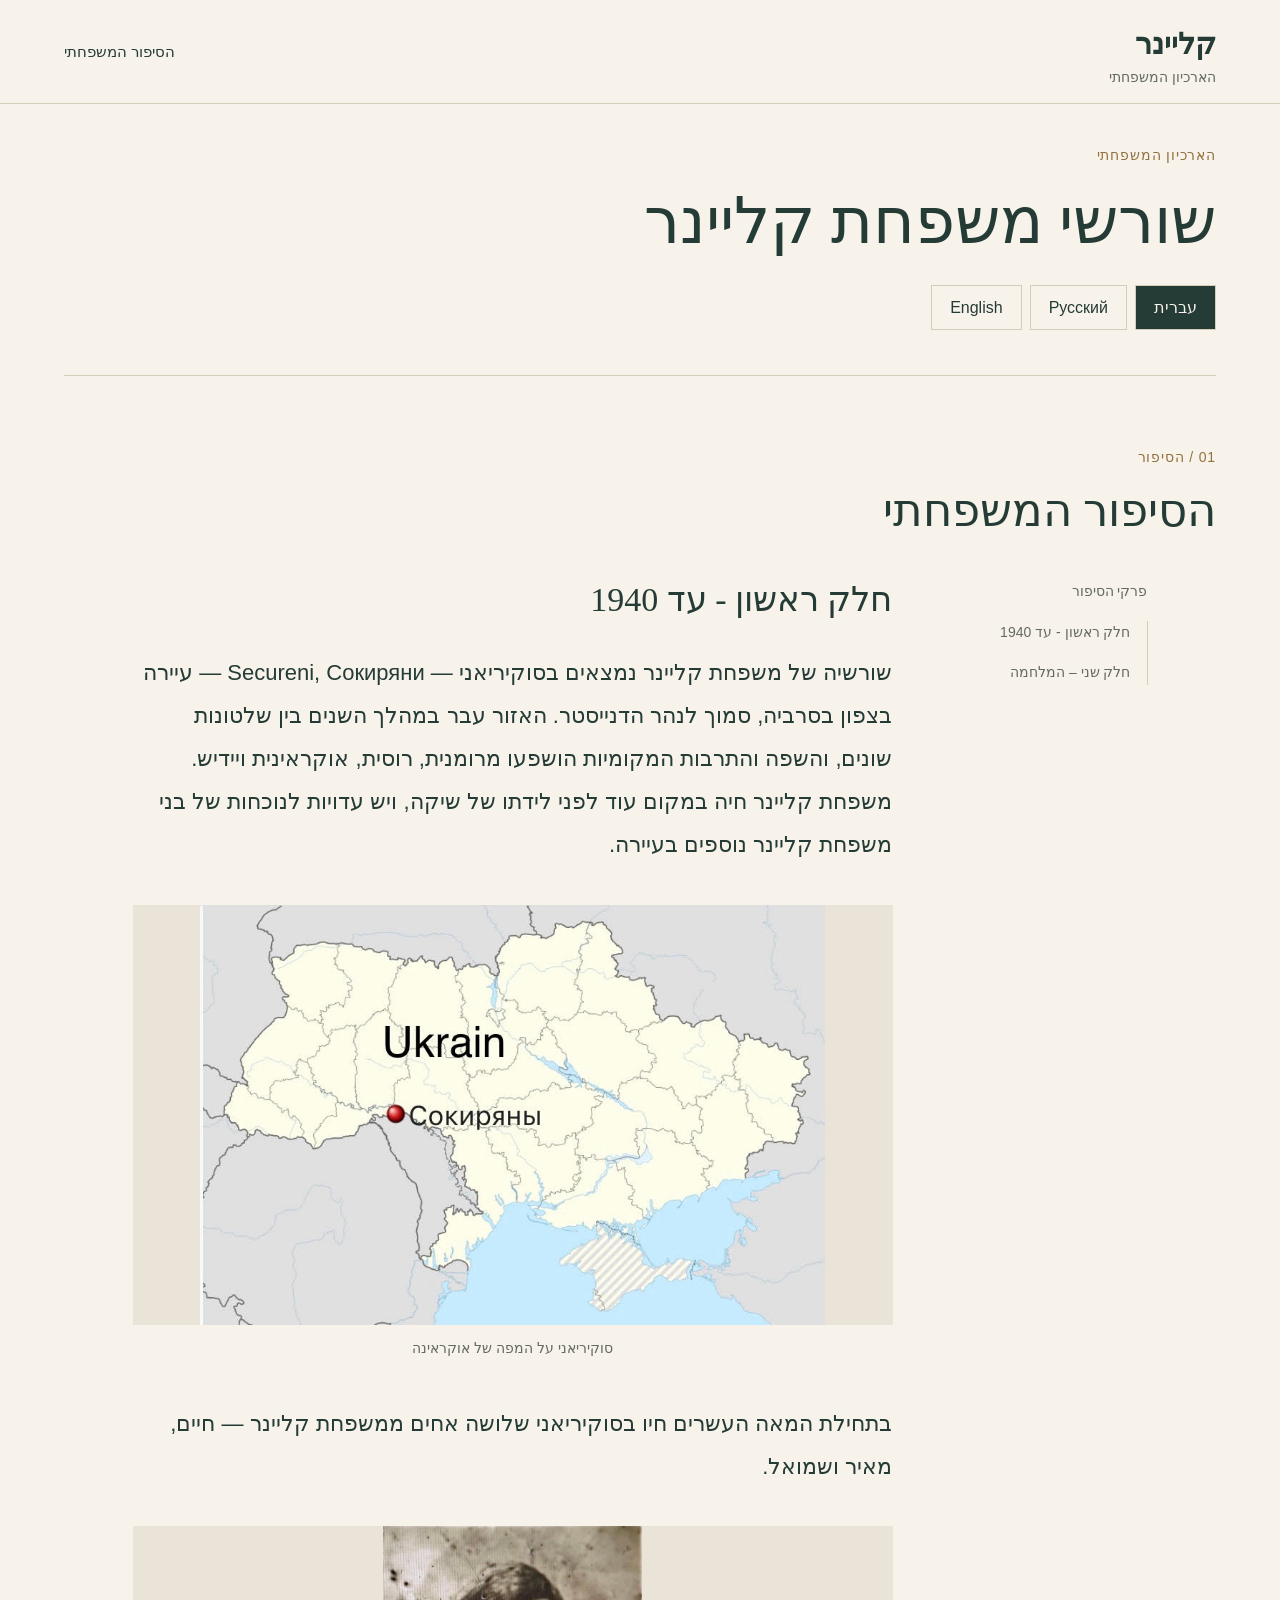
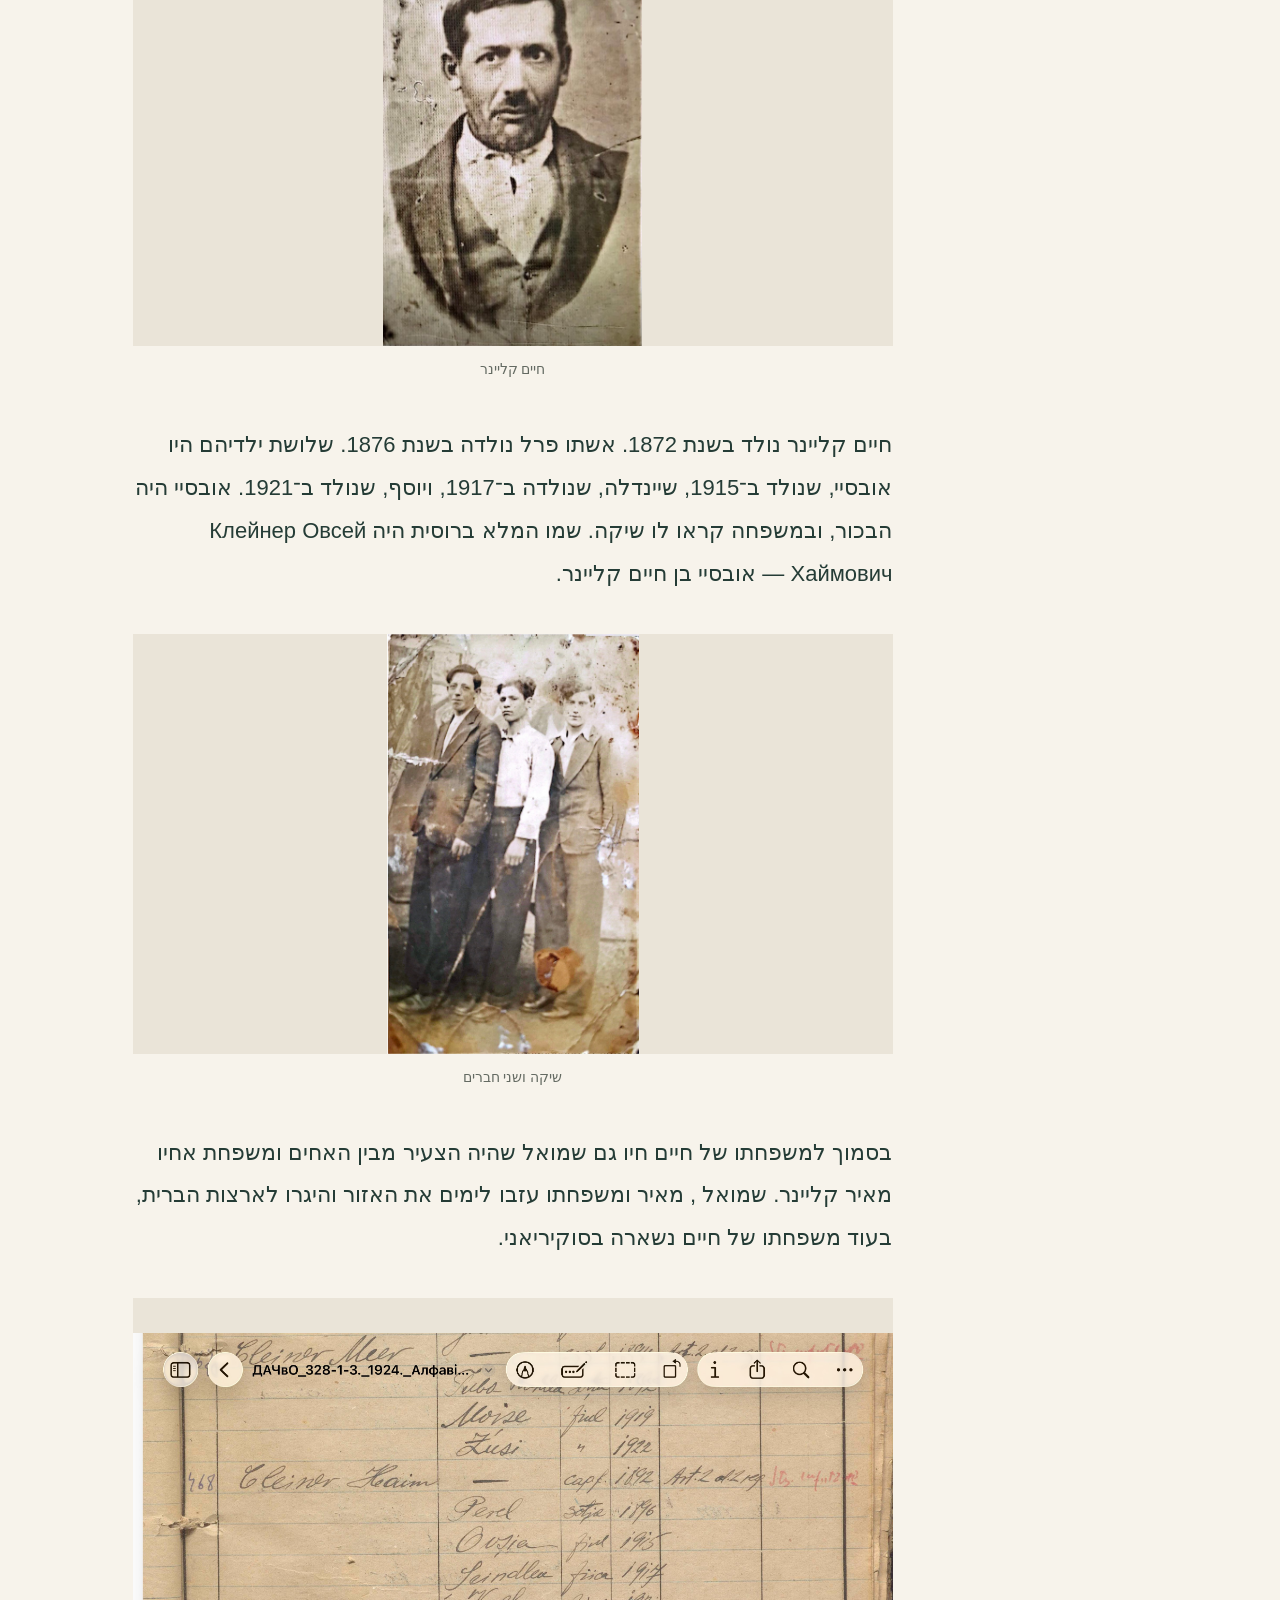
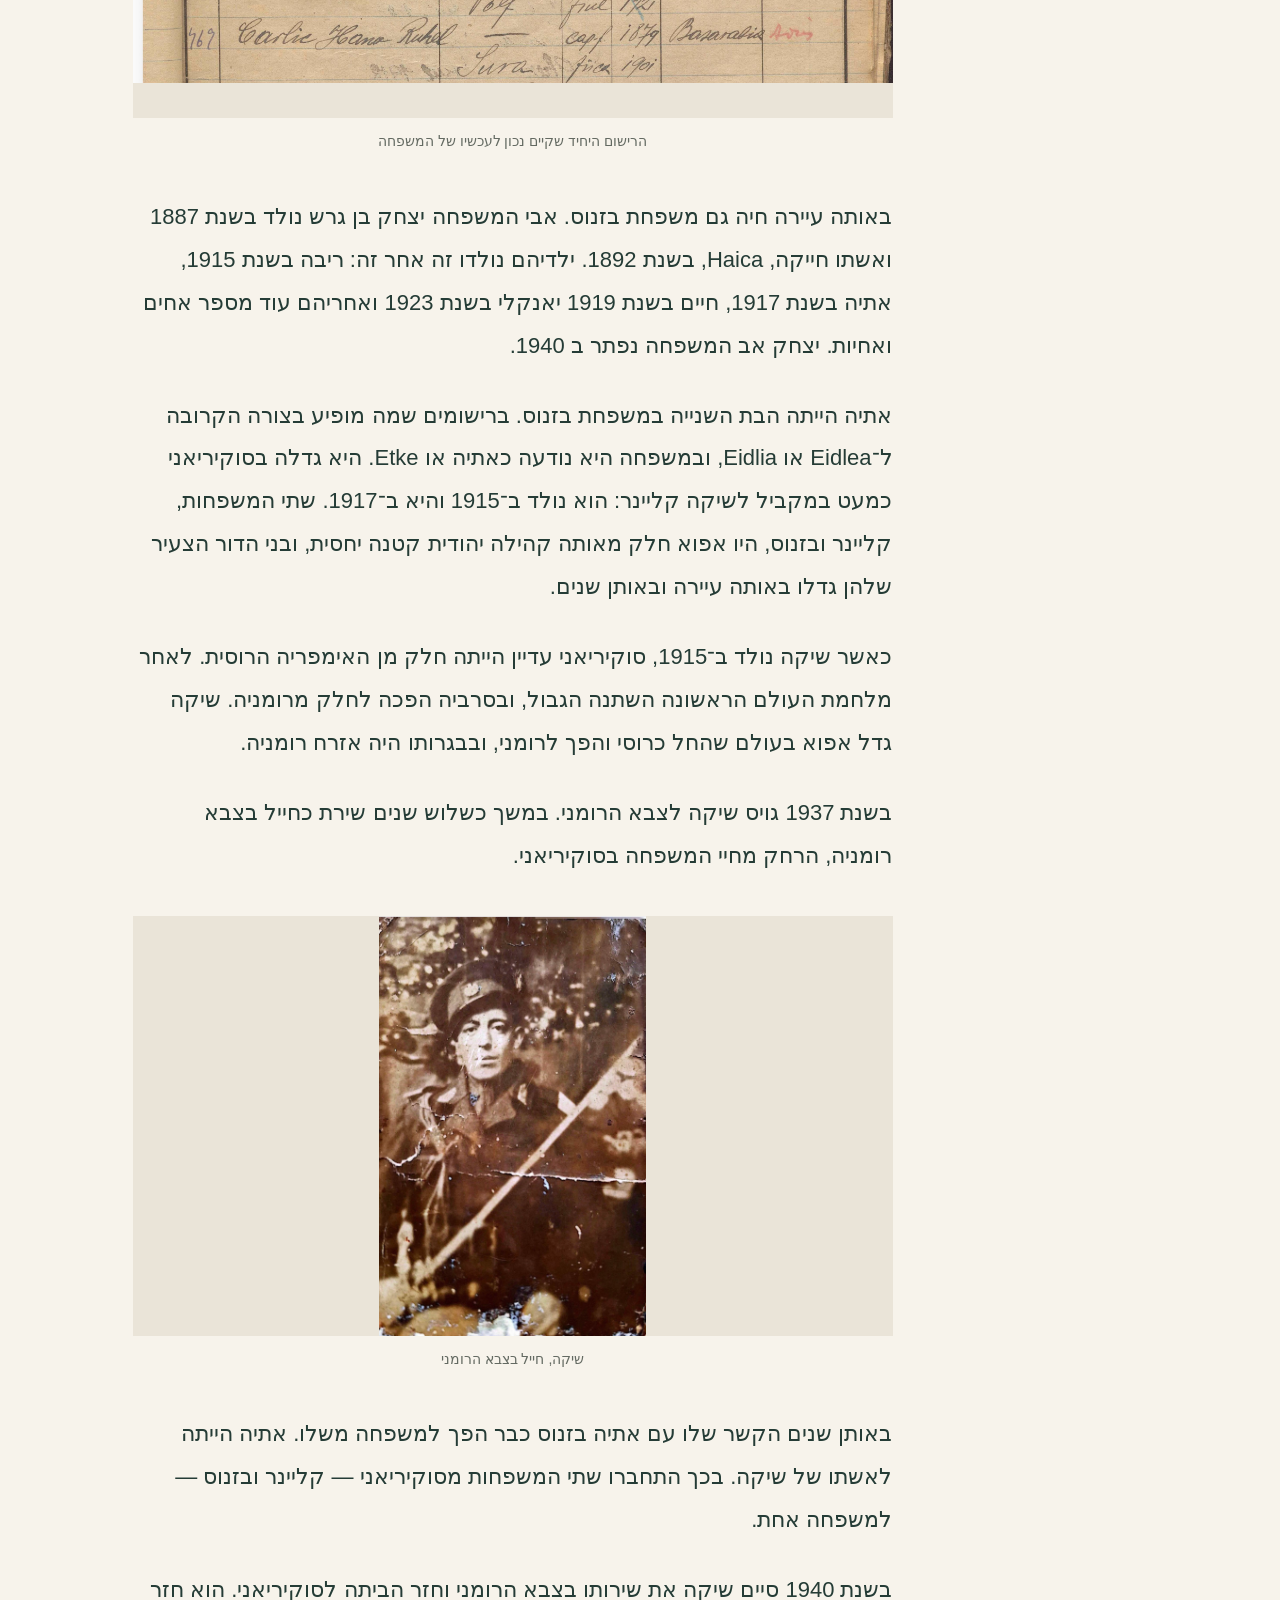
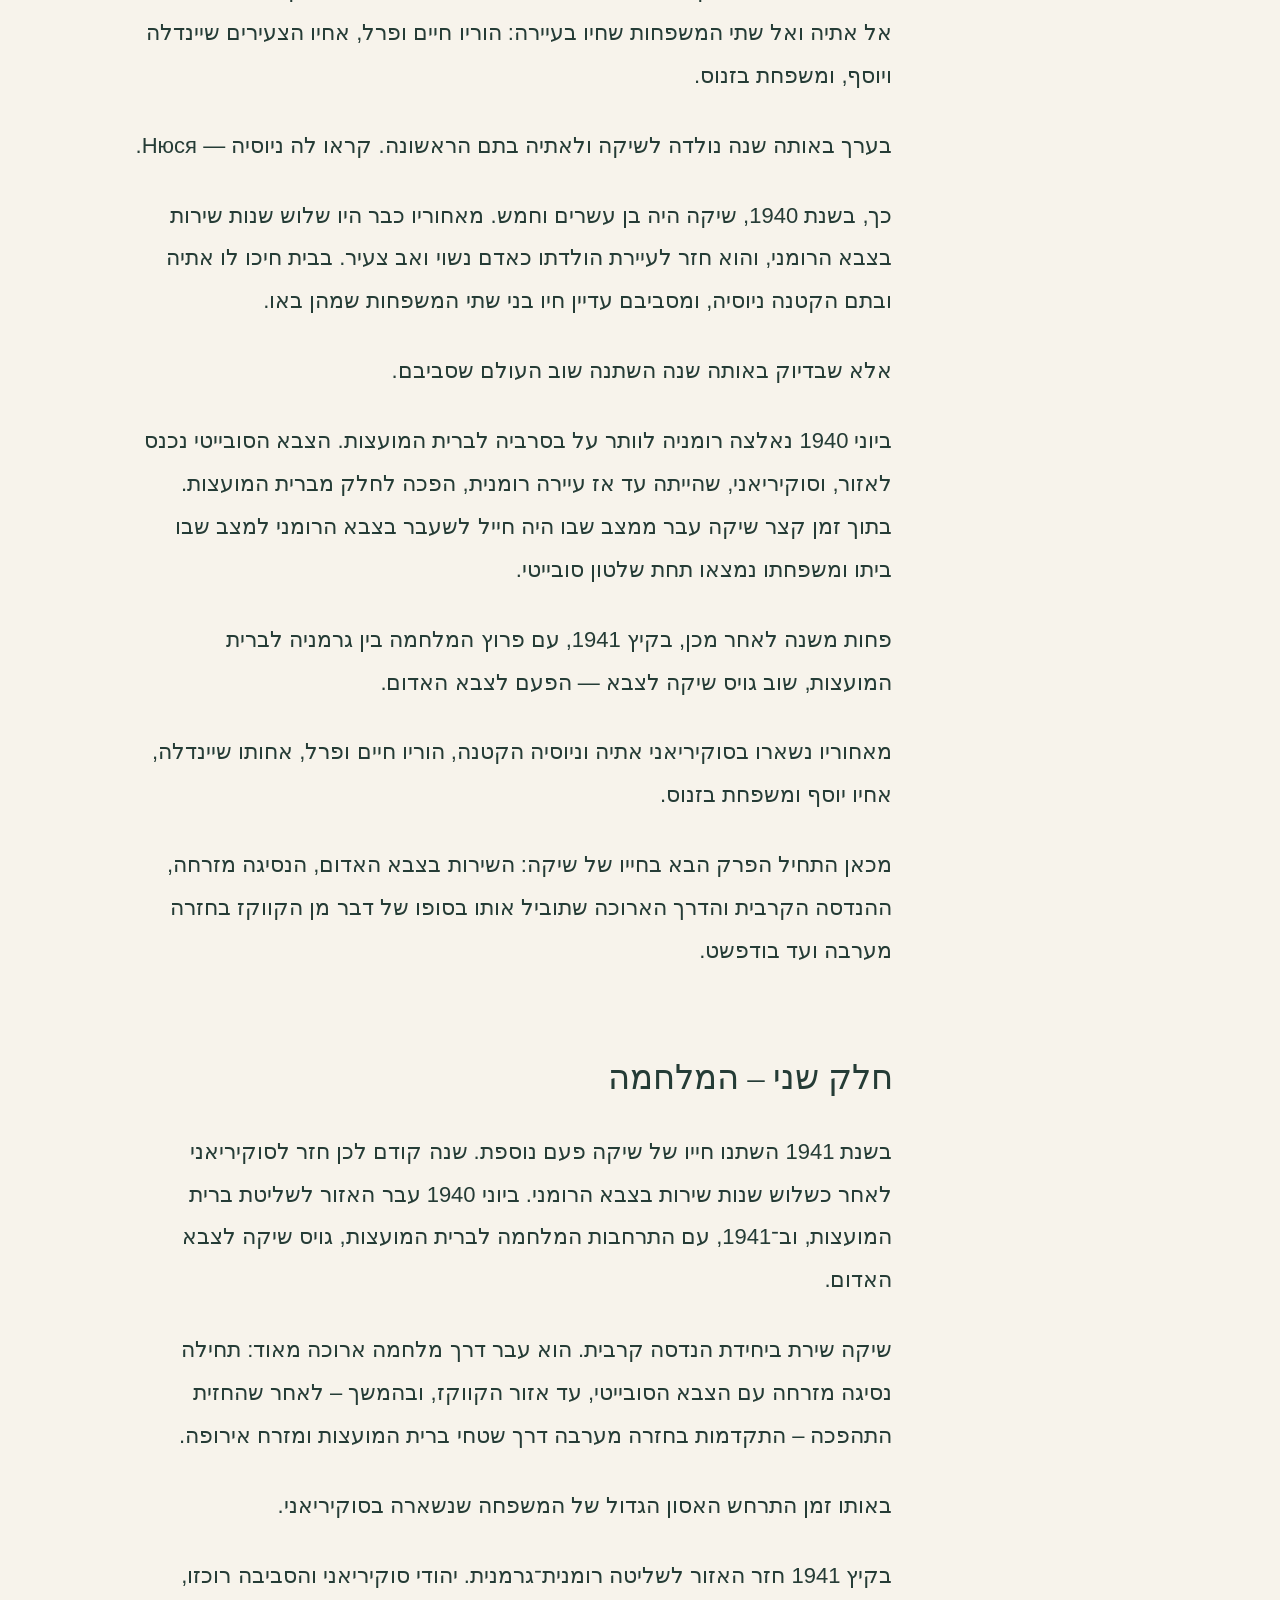
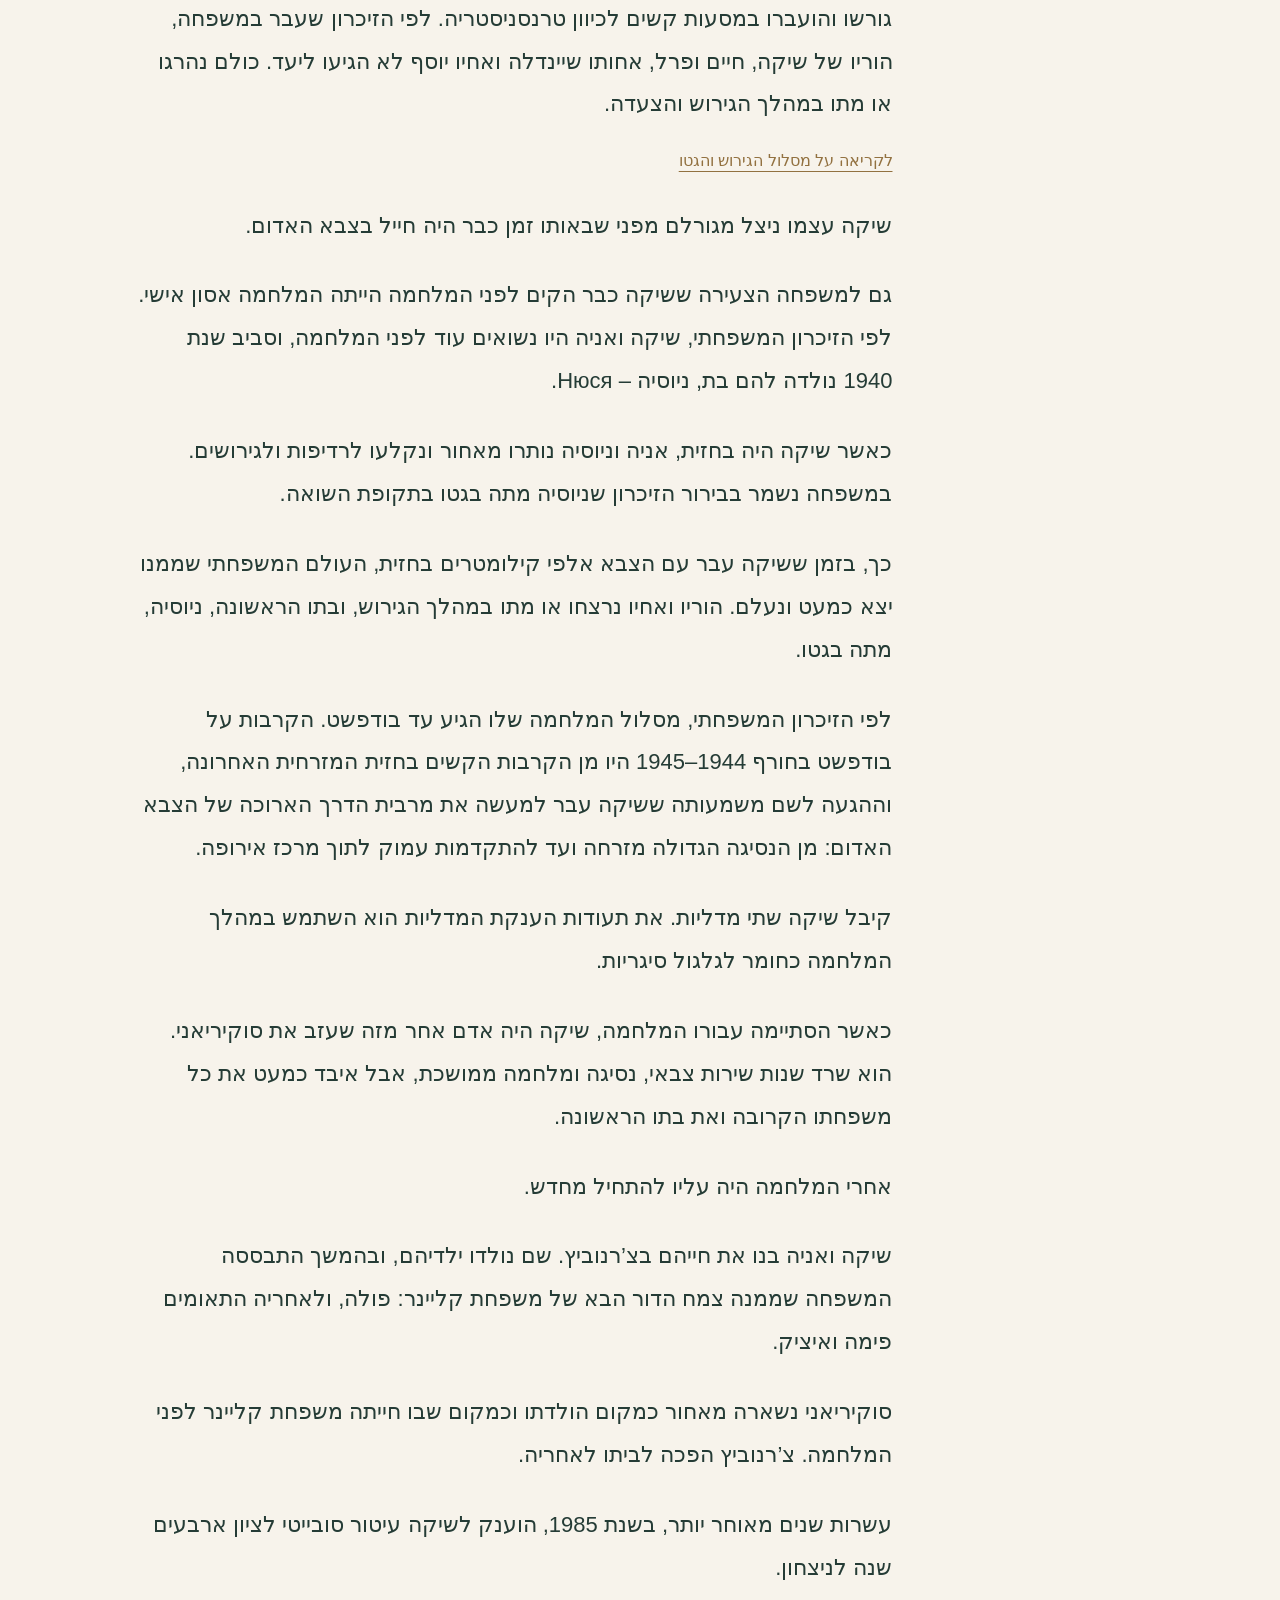
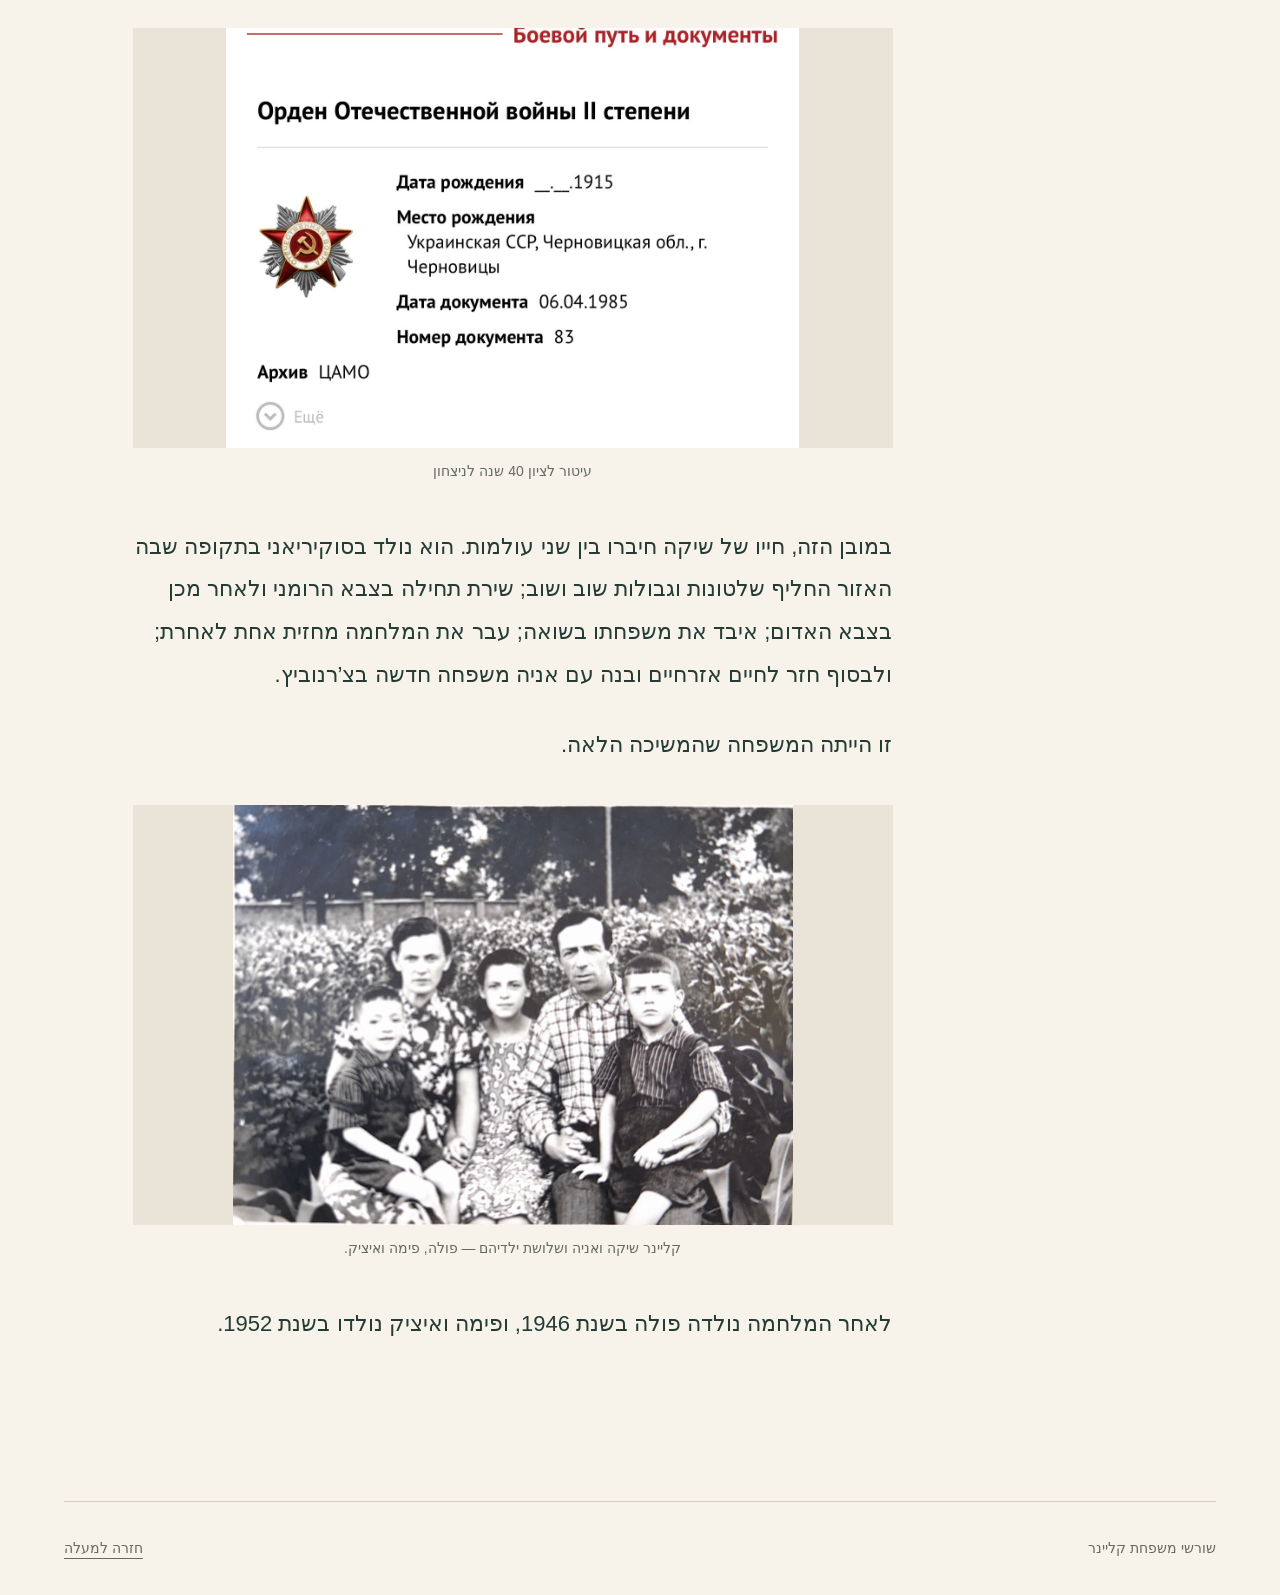
<file: index.html>
<!doctype html>
<html lang="he" dir="rtl">
<head><meta charset="utf-8"><meta name="viewport" content="width=device-width, initial-scale=1"><title>שורשי משפחת קליינר</title><meta name="theme-color" content="#243e38"><link rel="stylesheet" href="styles.css?v=4"><script defer src="script.js?v=4"></script><style>
/* התאמות הקריאה נשמרות כאן כדי לעדכן רק את index.html. */
.chapter p{font-size:1.375rem;line-height:1.95}
.hero{display:block;min-height:0;padding:40px 0 45px}
.hero h1{font-size:clamp(42px,5vw,64px);margin:16px 0 0}
.hero .read-link{display:none}
.menu-toggle{display:none!important}
header #navigation{display:flex;width:auto;padding:0}
[hidden]{display:none!important}
@media(max-width:700px){
 .chapter p{font-size:1.3125rem;line-height:1.9}
 .chapter h3{font-size:2rem}
 .hero{padding:25px 0 30px}
 .story-section{padding-top:35px}
}

.language-switch{display:flex;gap:8px;flex-wrap:wrap;margin-top:24px}
.language-switch button{border:1px solid var(--line);padding:8px 18px;background:transparent;color:var(--ink);font-size:1rem;min-height:44px}
.language-switch button[aria-pressed="true"]{background:var(--ink);color:var(--paper)}
html[dir="ltr"] #chapter-nav{border-right:0;border-left:1px solid var(--line);padding-right:0;padding-left:16px}
html[lang="ru"] .chapter p{unicode-bidi:normal;text-align:left}
</style></head>
<body>
<a class="skip" href="#story">מעבר לסיפור</a>
<header><a class="brand" href="#home">קליינר <span>הארכיון המשפחתי</span></a><button class="menu-toggle" aria-expanded="false" aria-controls="navigation">תפריט</button><nav id="navigation" aria-label="ניווט ראשי"><a href="#story">הסיפור המשפחתי</a></nav></header>
<main>
<section class="hero" id="home"><div class="hero-copy"><span class="eyebrow">הארכיון המשפחתי</span><h1>שורשי משפחת<br>קליינר</h1><div class="language-switch" role="group" aria-label="שפת הסיפור"><button type="button" data-language="he" lang="he" aria-pressed="true">עברית</button><button type="button" data-language="ru" lang="ru" aria-pressed="false">Русский</button><button type="button" data-language="en" lang="en" aria-pressed="false">English</button></div><a class="read-link" href="#story">לקריאת הסיפור</a></div></section>
<section id="story" class="story-section"><div class="section-heading"><span class="eyebrow">01 / הסיפור</span><h2>הסיפור המשפחתי</h2></div><div class="story-layout"><aside><span>פרקי הסיפור</span><nav id="chapter-nav" aria-label="פרקי הסיפור"></nav></aside><div id="chapters" aria-busy="true"><p class="status" role="status">טוען את הסיפור…</p></div></div><noscript>יש להפעיל JavaScript כדי לקרוא את הפרקים.</noscript></section>






<!-- נקודות החיבור נשמרות מוסתרות לתאימות ל-script.js הקיים. -->
<div hidden aria-hidden="true"><div id="hero-image"></div><div id="family-items"></div><ol id="timeline-items"></ol><div id="photo-items"></div><div id="document-items"></div><div id="source-items"></div><div id="research-text"></div></div>
</main><footer>שורשי משפחת קליינר <a href="#home">חזרה למעלה</a></footer>
<dialog id="lightbox" aria-label="תצוגת תמונה מוגדלת"><button class="close-lightbox" aria-label="סגירת התמונה">סגירה ×</button><figure><img alt=""><figcaption></figcaption></figure></dialog>
</body></html>
</file>
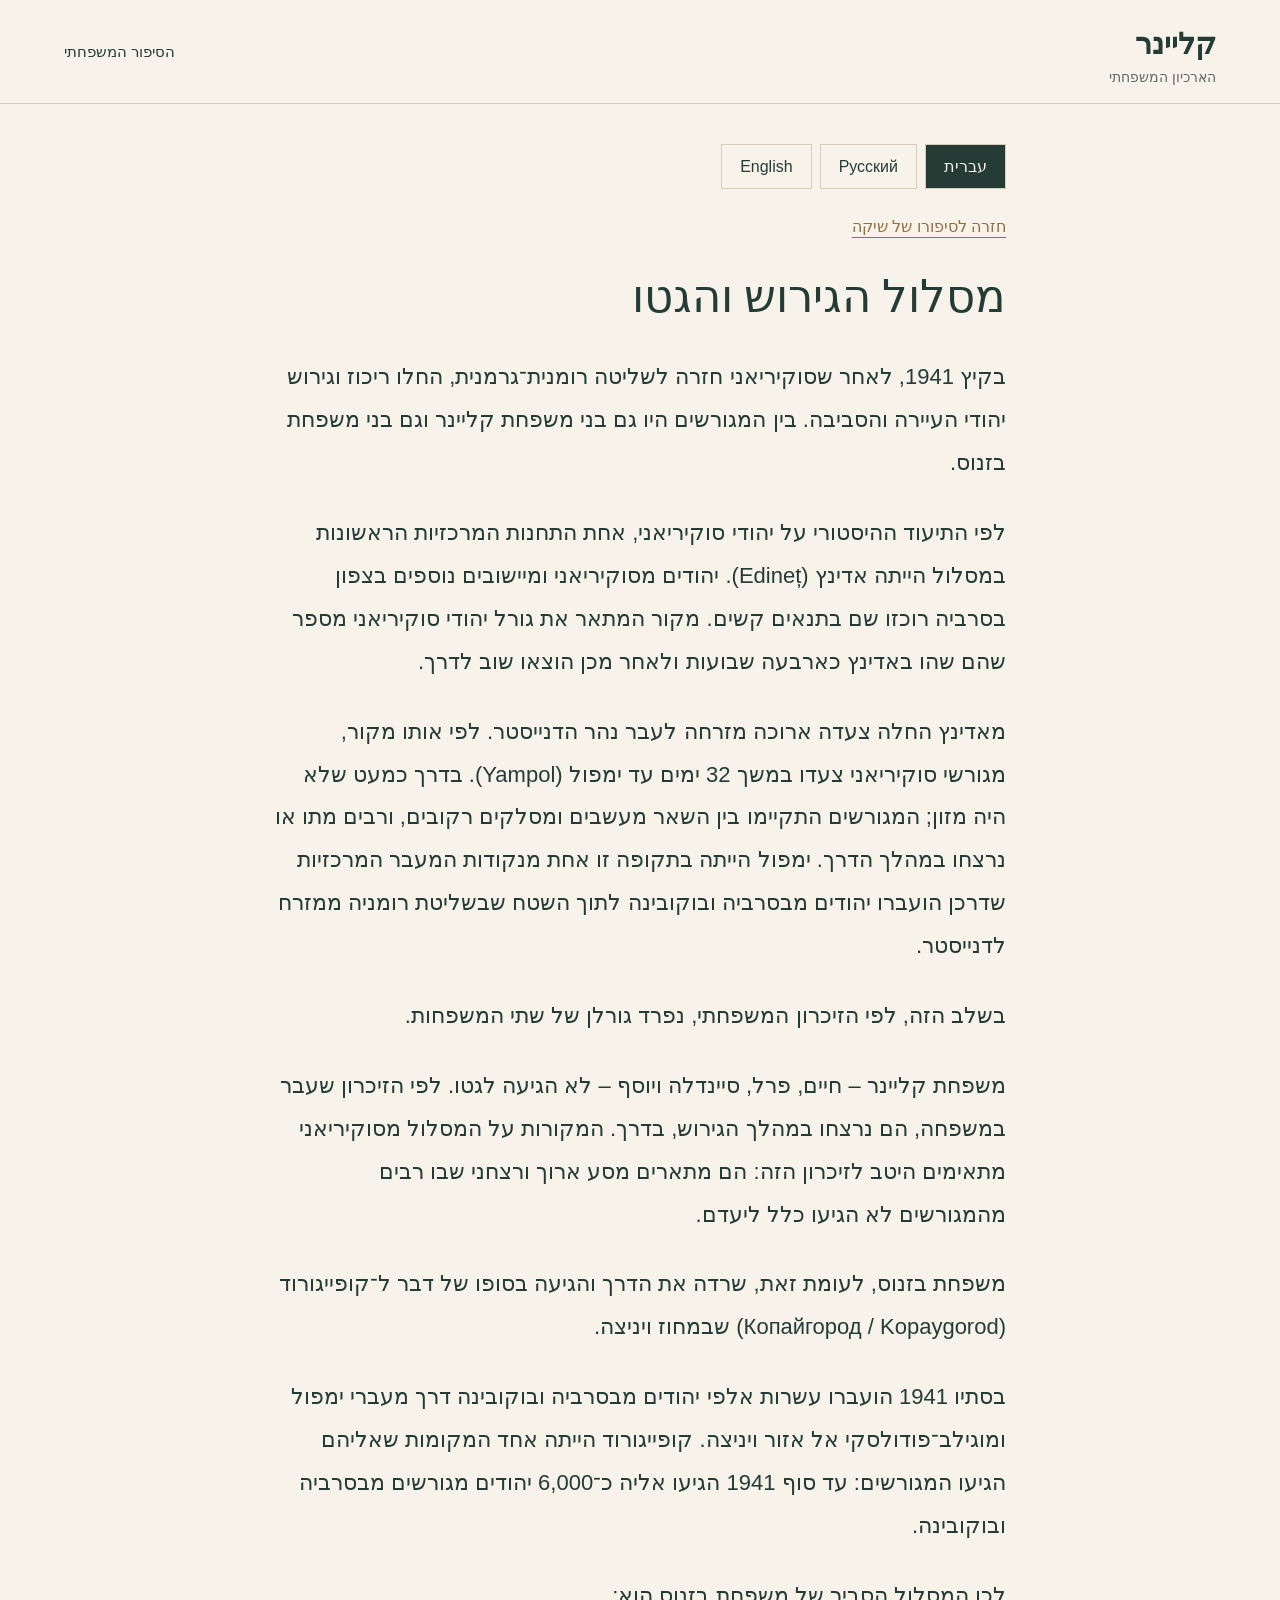
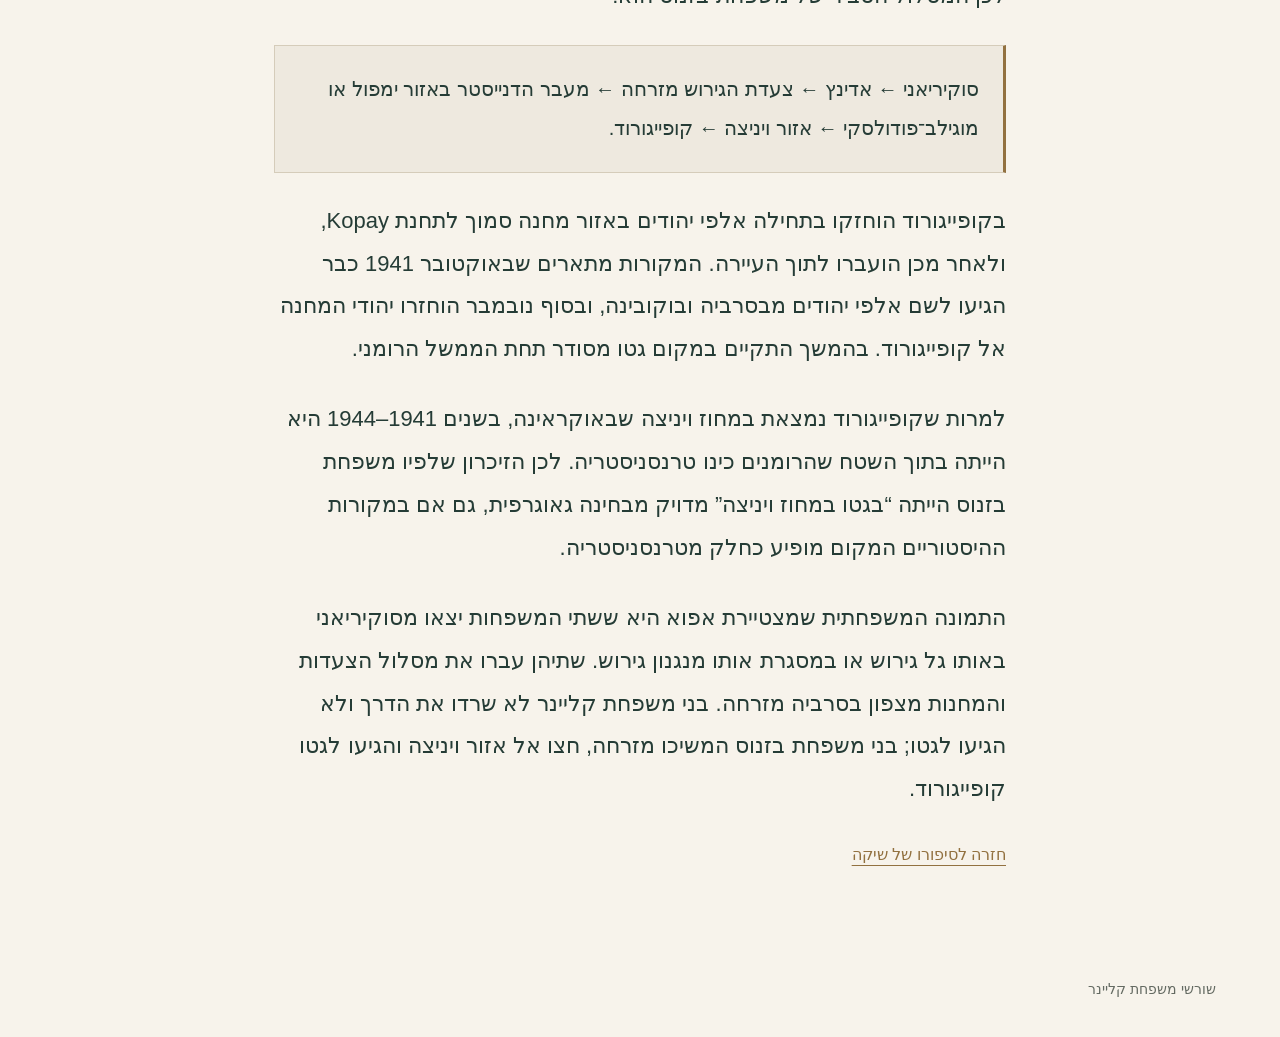
<file: deportation-route.html>
<!doctype html>
<html lang="he" dir="rtl">
<head><meta charset="utf-8"><meta name="viewport" content="width=device-width, initial-scale=1"><title>מסלול הגירוש והגטו — שורשי משפחת קליינר</title><meta name="theme-color" content="#243e38"><link rel="stylesheet" href="styles.css?v=4"><script defer src="script.js?v=4"></script></head>
<body><a class="skip" href="#supplement-content">מעבר למאמר</a><header><a class="brand" href="index.html">קליינר <span>הארכיון המשפחתי</span></a><button class="menu-toggle" aria-expanded="false" aria-controls="navigation">תפריט</button><nav id="navigation" aria-label="ניווט ראשי"><a href="index.html#chapter-2">הסיפור המשפחתי</a></nav></header>
<main class="supplement-main"><div class="language-switch" role="group" aria-label="שפת הסיפור"><button type="button" data-language="he" lang="he" aria-pressed="true">עברית</button><button type="button" data-language="ru" lang="ru" aria-pressed="false">Русский</button><button type="button" data-language="en" lang="en" aria-pressed="false">English</button></div><a class="return-story" href="index.html#deportation-paragraph">חזרה לסיפורו של שיקה</a><div id="supplement-content" aria-busy="true"><p role="status">טוען את המאמר…</p></div><noscript>יש להפעיל JavaScript כדי לקרוא את המאמר.</noscript><a class="return-story" href="index.html#deportation-paragraph">חזרה לסיפורו של שיקה</a></main>
<footer>שורשי משפחת קליינר</footer><dialog id="lightbox" aria-label="תצוגת תמונה מוגדלת"><button class="close-lightbox" aria-label="סגירת התמונה">סגירה ×</button><figure><img alt=""><figcaption></figcaption></figure></dialog></body></html>
</file>
<file: styles.css>
:root{--paper:#f7f3eb;--ink:#253c36;--muted:#646a62;--line:#d5ccba;--gold:#927140}*{box-sizing:border-box}html{scroll-behavior:smooth;scroll-padding-top:105px}body{margin:0;background:var(--paper);color:var(--ink);font-family:Arial,"Noto Sans Hebrew",sans-serif;font-size:16px;line-height:1.7}a{color:inherit;text-underline-offset:5px}button{font:inherit;cursor:pointer}a,button{touch-action:manipulation}:focus-visible{outline:3px solid var(--gold);outline-offset:5px}header{position:sticky;top:0;z-index:5;background:rgba(247,243,235,.98);border-bottom:1px solid var(--line);padding:18px 5vw;display:flex;align-items:center;justify-content:space-between;gap:24px}.brand{font-family:Georgia,"Times New Roman",serif;font-size:30px;text-decoration:none;font-weight:bold;white-space:nowrap}.brand span{font:14px Arial,sans-serif;display:block;color:var(--muted)}header nav{display:flex;flex-wrap:wrap;gap:24px}header nav a{font-size:15px;text-decoration:none}header nav a:hover{color:var(--gold)}.menu-toggle{display:none;border:1px solid var(--line);padding:7px 15px;background:transparent}.skip{position:fixed;top:-100px;z-index:20;background:white;padding:12px}.skip:focus{top:0}main{max-width:1340px;margin:auto;padding:0 5vw}.hero{display:grid;grid-template-columns:1fr 1fr;align-items:center;gap:7vw;min-height:530px;padding:65px 0 75px;border-bottom:1px solid var(--line)}.eyebrow{color:var(--gold);font-size:14px;display:block;letter-spacing:.06em}h1,h2,h3{font-family:Georgia,"Times New Roman",serif;line-height:1.2}h1{font-size:clamp(48px,6vw,86px);font-weight:normal;margin:25px 0 36px}h2{font-size:clamp(32px,4vw,45px);font-weight:normal;margin:14px 0 0}.read-link{display:inline-block;padding-bottom:7px;border-bottom:1px solid var(--gold);text-decoration:none}.hero-frame{margin:0;padding:14px;border:1px solid var(--line);transform:rotate(-2deg);background:#ebe5d9}.hero-frame .image-placeholder{min-height:270px}.hero-frame figcaption{text-align:center;font-size:14px;color:var(--muted);padding:8px}.image-placeholder{min-height:210px;display:flex;flex-direction:column;justify-content:center;align-items:center;gap:12px;padding:30px;text-align:center;background:#eee9df;border:1px dashed #bdb19b;color:#62685f;overflow-wrap:anywhere}.frame-symbol{font-size:38px;color:var(--gold)}.section-heading{margin-bottom:42px}.story-section,.archive-section{padding:70px 0;border-bottom:1px solid var(--line);scroll-margin-top:15px}.story-layout{display:grid;grid-template-columns:190px minmax(0,760px);gap:65px;justify-content:center}.story-layout aside{align-self:start;position:sticky;top:135px;font-size:14px;color:var(--muted)}#chapter-nav{display:grid;gap:16px;border-right:1px solid var(--line);padding-right:16px;margin-top:18px}#chapter-nav a{text-decoration:none}.chapter{margin-bottom:85px;scroll-margin-top:125px}.chapter h3{font-size:34px;font-weight:normal;margin:0 0 32px}.chapter p{font-size:20px;line-height:1.95;margin:0 0 27px;white-space:pre-wrap;overflow-wrap:anywhere;unicode-bidi:plaintext}.story-image{margin:38px 0 42px}.story-image figcaption{font-size:14px;color:var(--muted);margin-top:12px;text-align:center;white-space:pre-wrap;overflow-wrap:anywhere}.image-button{display:block;width:100%;border:0;padding:0;background:#eae4d8;min-height:240px}.image-button img{display:block;width:100%;height:420px;object-fit:contain}.cards,.gallery{display:grid;grid-template-columns:repeat(3,minmax(0,1fr));gap:22px}.card{border:1px solid var(--line);padding:25px;background:#faf8f2;min-width:0;overflow-wrap:anywhere}.card h3{font-size:26px;margin:12px 0}.card p{margin:10px 0}.card dl{margin:15px 0}.card dt{color:var(--muted);font-size:14px}.card dd{margin:0 0 10px;white-space:pre-wrap;unicode-bidi:plaintext}.card details{margin:15px 0}.card details p{white-space:pre-wrap}.empty{padding:30px;border:1px dashed var(--line);color:var(--muted)}.gallery figure{margin:0}.gallery .image-button img{height:260px}.timeline{list-style:none;margin:0;padding:0 28px 0 0;border-right:1px solid var(--line)}.timeline li{position:relative;padding:0 0 28px}.timeline li::before{content:"";width:9px;height:9px;border:1px solid var(--gold);background:var(--paper);position:absolute;right:-33px;top:10px;border-radius:50%}.timeline h3{font-size:23px;margin:8px 0}.timeline p{margin:0;white-space:pre-wrap}footer{max-width:1340px;margin:auto;padding:35px 5vw;color:var(--muted);display:flex;justify-content:space-between;gap:20px;font-size:14px}dialog{border:1px solid var(--line);padding:50px 20px 20px;background:var(--paper);max-width:95vw;max-height:94dvh;width:1100px;color:var(--ink)}dialog::backdrop{background:rgba(13,24,21,.9)}dialog figure{margin:0;text-align:center}dialog img{max-width:100%;max-height:72dvh;object-fit:contain}dialog figcaption{overflow-wrap:anywhere}.close-lightbox{position:absolute;top:10px;left:15px;background:transparent;border:1px solid var(--line);padding:4px 14px}body.modal-open{overflow:hidden}@media(max-width:1000px){header{gap:20px}header nav{gap:14px}.story-layout{grid-template-columns:150px minmax(0,1fr);gap:30px}.cards,.gallery{grid-template-columns:repeat(2,minmax(0,1fr))}}@media(max-width:700px){html{scroll-padding-top:90px}header{padding:12px 5vw;flex-wrap:wrap}.brand{font-size:25px}.menu-toggle{display:block}header nav{display:none;width:100%;gap:12px 23px;padding:12px 0}header nav.open{display:flex}.hero{grid-template-columns:1fr;gap:40px;padding:40px 0 50px;min-height:0}h1{margin:18px 0 25px}.hero-frame{margin:0 7px}.hero-frame .image-placeholder{min-height:190px}.story-section,.archive-section{padding:45px 0}.section-heading{margin-bottom:30px}.story-layout{display:block}.story-layout aside{position:static;margin-bottom:35px}#chapter-nav{display:flex;flex-wrap:wrap;gap:18px}.chapter p{font-size:18px;line-height:1.95}.chapter h3{font-size:29px}.chapter{margin-bottom:55px}.image-button img{height:300px}.cards,.gallery{grid-template-columns:1fr}.image-placeholder{min-height:180px}footer{flex-wrap:wrap}}@media(prefers-reduced-motion:reduce){html{scroll-behavior:auto}}@media print{header,.hero,.story-layout aside,footer,.archive-section{display:none}.story-layout{display:block}main{padding:0}.chapter p{font-size:12pt}.story-section{padding:0}.image-placeholder{min-height:80px}}

/* Route remains verbatim TXT content, with wrapping for narrow screens. */
.chapter p.route-box{background:#eee9df;border:1px solid var(--line);border-inline-start:3px solid var(--gold);padding:24px;white-space:pre-wrap;overflow-wrap:anywhere;min-width:0;max-width:100%;text-align:start;unicode-bidi:plaintext}
@media(max-width:700px){.chapter p.route-box{padding:18px;font-size:1.1875rem;line-height:1.9}}

.chapter p.supplement-link{font-size:1rem;margin-block:-8px 28px}
.supplement-link a,.return-story{color:var(--gold);text-decoration-thickness:1px;text-underline-offset:5px}
#deportation-paragraph{scroll-margin-top:125px}
.supplement-main{max-width:860px;padding-top:40px;padding-bottom:45px}
.supplement-main .return-story{display:inline-block;margin-bottom:30px;font-size:1rem}
.supplement-main .chapter{margin-bottom:30px}
.supplement-main h1{font-size:clamp(32px,4vw,45px);margin:0 0 32px}
.supplement-main .chapter p{font-size:1.375rem;line-height:1.95}
.supplement-main .chapter p.route-box{font-size:1.25rem}
@media(max-width:700px){.supplement-main .chapter p{font-size:1.3125rem;line-height:1.9}.supplement-main .chapter p.route-box{font-size:1.1875rem}.supplement-main{padding-top:28px}}

/* Shared language controls for the supplementary article. */
.supplement-main .language-switch{display:flex;gap:8px;flex-wrap:wrap;margin-bottom:24px}
.supplement-main .language-switch button{font-size:1rem;min-height:44px;padding:8px 18px;border:1px solid var(--line);background:transparent;color:var(--ink)}
.supplement-main .language-switch button[aria-pressed="true"]{background:var(--ink);color:var(--paper)}
html[dir="ltr"] .chapter p{unicode-bidi:normal;text-align:left}
</file>
